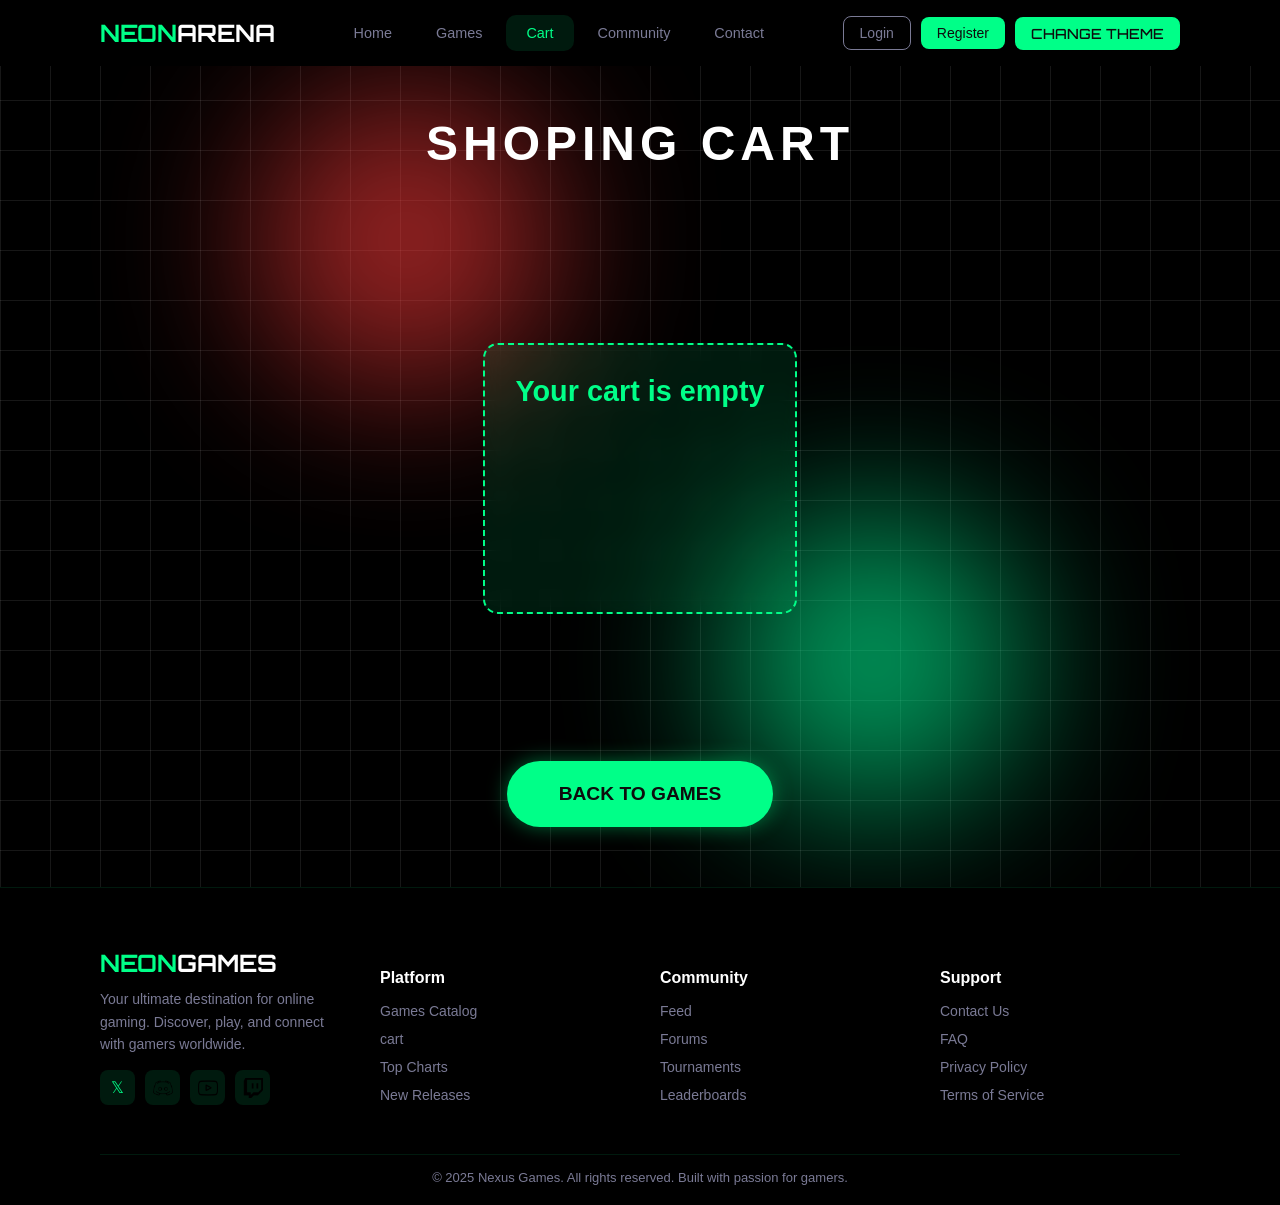
<file: cart.html>
<!doctype html>
<html lang="en">
  <head>
    <meta charset="UTF-8" />
    <meta name="viewport" content="width=device-width, initial-scale=1.0" />
    <title>Neon Arena — Your Ultimate Gaming Platform</title>
    <link rel="preconnect" href="https://fonts.googleapis.com" />
    <link
      href="https://fonts.googleapis.com/css2?family=Exo+2:wght@300;400;500;600;700&family=Orbitron:wght@400;500;600;700;800;900&display=swap"
      rel="stylesheet"
    />

    <link rel="preconnect" href="https://fonts.googleapis.com">
<link rel="preconnect" href="https://fonts.gstatic.com" crossorigin>
<link href="https://fonts.googleapis.com/css2?family=Orbitron:wght@400..900&display=swap" rel="stylesheet">

<meta name="viewport" content="width=device-width, initial-scale=1.0">

    <link rel="stylesheet" href="style.css" />
  </head>
  <body>
    <!-- Grid Background -->
    <div class="grid-bg"></div>
    <div class="blob red"></div>
    <div class="blob green"></div>
    <!-- === NAVBAR === -->
    <nav class="navbar">
      <div class="nav-inner">
        <a href="index.html" class="nav-logo">NEON<span>ARENA</span></a>
        </div>
        <div class="nav-links">
          <a href="index.html">Home</a>
          <a href="games.html">Games</a>
          <a href="cart.html" class="active">Cart</a>
          <a href="community.html">Community</a>
          <a href="contact.html">Contact</a>
        </div>
        <div class="nav-actions">
            <a href="login.html" class="btn-login">Login</a>
            <a href="register.html" class="btn-register">Register</a>
            <button class="btn-register" id="theme-toggle">Change theme</button>
          </div>
          
 <div
          id="user-profile"
          style="display: none; align-items: center; gap: 15px"
        >
          <span style="color: white"
            >Hello,
            <span
              id="display-username"
              style="color: #00ff88; font-weight: bold"
            ></span
          ></span>
          <button
            id="logout-btn"
            class="btn-register"
            style="
              background: transparent;
              border: 1px solid #ff4b4b;
              color: #ff4b4b;
            "
          >
            Logout
          </button>
        </div>

    </nav>

<h1> shoping cart</h1>
<div id="cart-container"> </div>
<br>
<a href="games.html" class="back-link"> back to games</a>



    <!-- === FOOTER === -->
    <footer class="footer">
      <div class="container">
        <div class="footer-grid">
          <div class="footer-brand">
            <a href="index.html" class="nav-logo">NEON<span>GAMES</span></a>
            <p class="footer-desc">
              Your ultimate destination for online gaming. Discover, play, and
              connect with gamers worldwide.
            </p>
            <div class="footer-social">
              <a href="#" title="Twitter">&#120143;</a>
              <a href="#" title="Discord"><img src="img\logo.png"/></a>
              <a href="#" title="YouTube"><img src="img\youtube (1).png"/></a>
              <a href="#" title="Twitch"><img src="img\twitch.png"/></a>
            </div>
          </div>
          <div>
            <h4 class="footer-title">Platform</h4>
            <ul class="footer-links">
              <li><a href="catalog.html">Games Catalog</a></li>
              <li><a href="cart.html">cart</a></li>
              <li><a href="#">Top Charts</a></li>
              <li><a href="#">New Releases</a></li>
            </ul>
          </div>
          <div>
            <h4 class="footer-title">Community</h4>
            <ul class="footer-links">
              <li><a href="community.html">Feed</a></li>
              <li><a href="#">Forums</a></li>
              <li><a href="#">Tournaments</a></li>
              <li><a href="#">Leaderboards</a></li>
            </ul>
          </div>
          <div>
            <h4 class="footer-title">Support</h4>
            <ul class="footer-links">
              <li><a href="contact.html">Contact Us</a></li>
              <li><a href="#">FAQ</a></li>
              <li><a href="#">Privacy Policy</a></li>
              <li><a href="#">Terms of Service</a></li>
            </ul>
          </div>
        </div>
        <div class="footer-bottom">
          &copy; 2025 Nexus Games. All rights reserved. Built with passion for
          gamers.
        </div>
      </div>
    </footer>

    <script src="script.js"></script>
  </body>
</html>
</file>
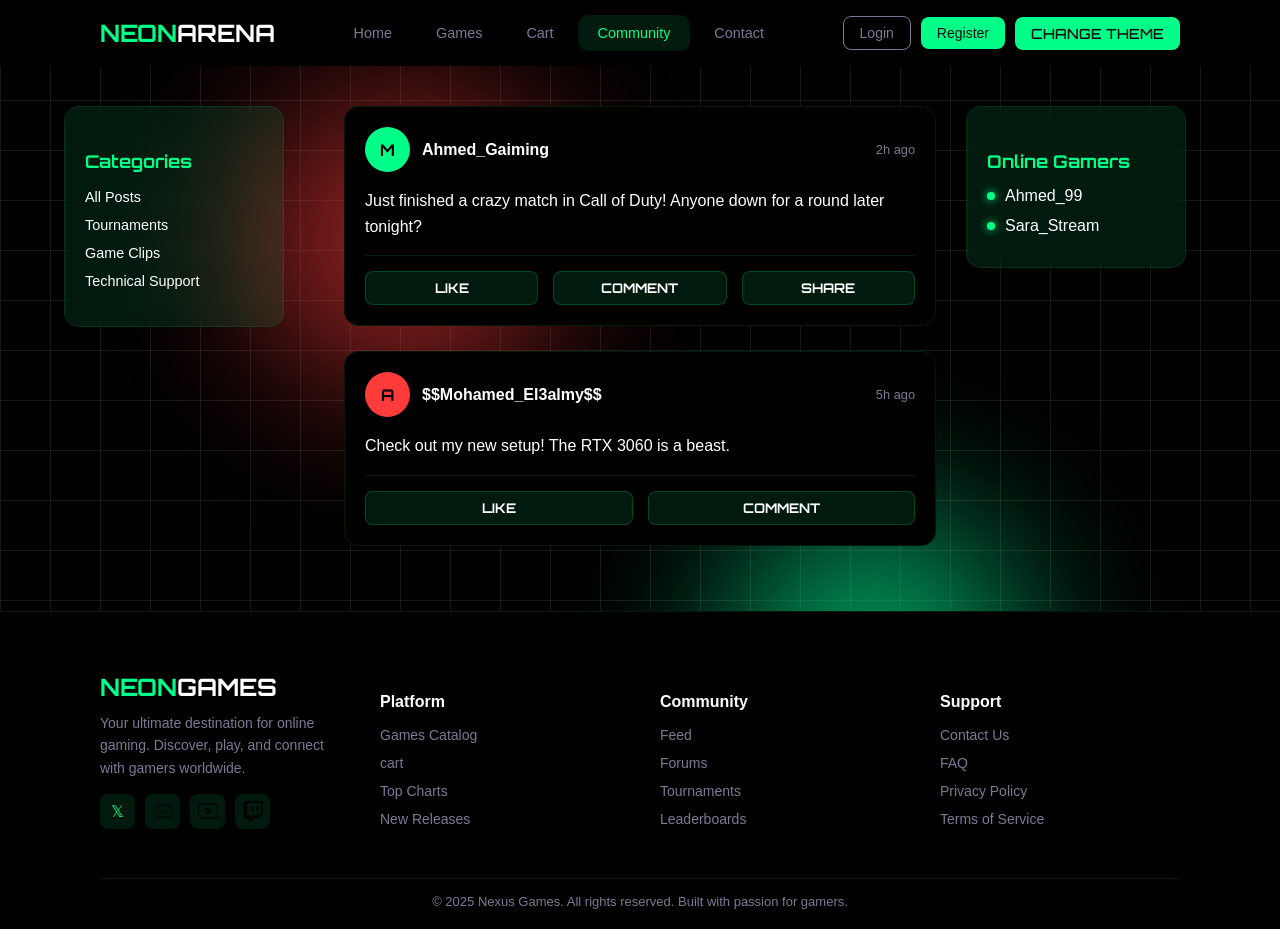
<file: community.html>
<!doctype html>
<html lang="en">
  <head>
    <meta charset="UTF-8" />
    <meta name="viewport" content="width=device-width, initial-scale=1.0" />
    <title>Neon Arena — Your Ultimate Gaming Platform</title>
    <link rel="preconnect" href="https://fonts.googleapis.com" />
    <link
      href="https://fonts.googleapis.com/css2?family=Exo+2:wght@300;400;500;600;700&family=Orbitron:wght@400;500;600;700;800;900&display=swap"
      rel="stylesheet"
    />

    <link rel="preconnect" href="https://fonts.googleapis.com">
<link rel="preconnect" href="https://fonts.gstatic.com" crossorigin>
<link href="https://fonts.googleapis.com/css2?family=Orbitron:wght@400..900&display=swap" rel="stylesheet">

<meta name="viewport" content="width=device-width, initial-scale=1.0">

    <link rel="stylesheet" href="style.css" />
  </head>
  <body>
    <!-- Grid Background -->
    <div class="grid-bg"></div>
    <div class="blob red"></div>
    <div class="blob green"></div>
    <!-- === NAVBAR === -->
    <nav class="navbar">
      <div class="nav-inner">
        <a href="index.html" class="nav-logo">NEON<span>ARENA</span></a>
        </div>
        <div class="nav-links">
          <a href="index.html">Home</a>
          <a href="games.html">Games</a>
          <a href="cart..html">Cart</a>
          <a href="community.html" class="active">Community</a>
          <a href="contact.html">Contact</a>
        </div>
        <div class="nav-actions">
            <a href="login.html" class="btn-login">Login</a>
            <a href="register.html" class="btn-register">Register</a>
            <button class="btn-register" id="theme-toggle">Change theme</button>
          </div>

<div
          id="user-profile"
          style="display: none; align-items: center; gap: 15px"
        >
          <span style="color: white"
            >Hello,
            <span
              id="display-username"
              style="color: #00ff88; font-weight: bold"
            ></span
          ></span>
          <button
            id="logout-btn"
            class="btn-register"
            style="
              background: transparent;
              border: 1px solid #ff4b4b;
              color: #ff4b4b;
            "
          >
            Logout
          </button>
        </div>

    </nav>



  <!-- === COMMUNITY CONTENT === -->
  <main class="community-container">
    <aside class="community-sidebar">
      <h4 class="sidebar-title">Categories</h4>
      <ul class="sidebar-links">
        <li><a href="#" class="active">All Posts</a></li>
        <li><a href="#">Tournaments</a></li>
        <li><a href="#">Game Clips</a></li>
        <li><a href="#">Technical Support</a></li>
      </ul>
    </aside>

    <section class="community-feed">

      <div class="post-card">
        <div class="post-header">
          <div class="user-info">
            <div class="user-avatar">M</div>
            <span class="username">Ahmed_Gaiming</span>
          </div>
          <span class="post-time">2h ago</span>
        </div>
        <div class="post-content">
          <p>Just finished a crazy match in Call of Duty! Anyone down for a round later tonight?</p>
        </div>
        <div class="post-actions">
          <button class="action-btn">Like</button>
          <button class="action-btn">Comment</button>
          <button class="action-btn">Share</button>
        </div>
      </div>

      <div class="post-card">
        <div class="post-header">
          <div class="user-info">
            <div class="user-avatar" style="background: #ff3b3b;">A</div>
            <span class="username">$$Mohamed_El3almy$$</span>
          </div>
          <span class="post-time">5h ago</span>
        </div>
        <div class="post-content">
          <p>Check out my new setup! The RTX 3060 is a beast.</p>
        </div>
        <div class="post-actions">
          <button class="action-btn">Like</button>
          <button class="action-btn">Comment</button>
        </div>
      </div>
    </section>

    <aside class="online-players">
      <h4 class="sidebar-title">Online Gamers</h4>
      <div class="player-list">
        <div class="player">
          <span class="status-dot"></span> Ahmed_99
        </div>
        <div class="player">
          <span class="status-dot"></span> Sara_Stream
        </div>
      </div>
    </aside>
  </main>




  <!-- === FOOTER === -->
    <footer class="footer">
      <div class="container">
        <div class="footer-grid">
          <div class="footer-brand">
            <a href="index.html" class="nav-logo">NEON<span>GAMES</span></a>
            <p class="footer-desc">
              Your ultimate destination for online gaming. Discover, play, and
              connect with gamers worldwide.
            </p>
            <div class="footer-social">
              <a href="#" title="Twitter">&#120143;</a>
              <a href="#" title="Discord"><img src="img\logo.png"/></a>
              <a href="#" title="YouTube"><img src="img\youtube (1).png"/></a>
              <a href="#" title="Twitch"><img src="img\twitch.png"/></a>
            </div>
          </div>
          <div>
            <h4 class="footer-title">Platform</h4>
            <ul class="footer-links">
              <li><a href="catalog.html">Games Catalog</a></li>
              <li><a href="cart.html">cart</a></li>
              <li><a href="#">Top Charts</a></li>
              <li><a href="#">New Releases</a></li>
            </ul>
          </div>
          <div>
            <h4 class="footer-title">Community</h4>
            <ul class="footer-links">
              <li><a href="community.html">Feed</a></li>
              <li><a href="#">Forums</a></li>
              <li><a href="#">Tournaments</a></li>
              <li><a href="#">Leaderboards</a></li>
            </ul>
          </div>
          <div>
            <h4 class="footer-title">Support</h4>
            <ul class="footer-links">
              <li><a href="contact.html">Contact Us</a></li>
              <li><a href="#">FAQ</a></li>
              <li><a href="#">Privacy Policy</a></li>
              <li><a href="#">Terms of Service</a></li>
            </ul>
          </div>
        </div>
        <div class="footer-bottom">
          &copy; 2025 Nexus Games. All rights reserved. Built with passion for
          gamers.
        </div>
      </div>
    </footer>

    <script src="script.js"></script>
  </body>
</html>
</file>
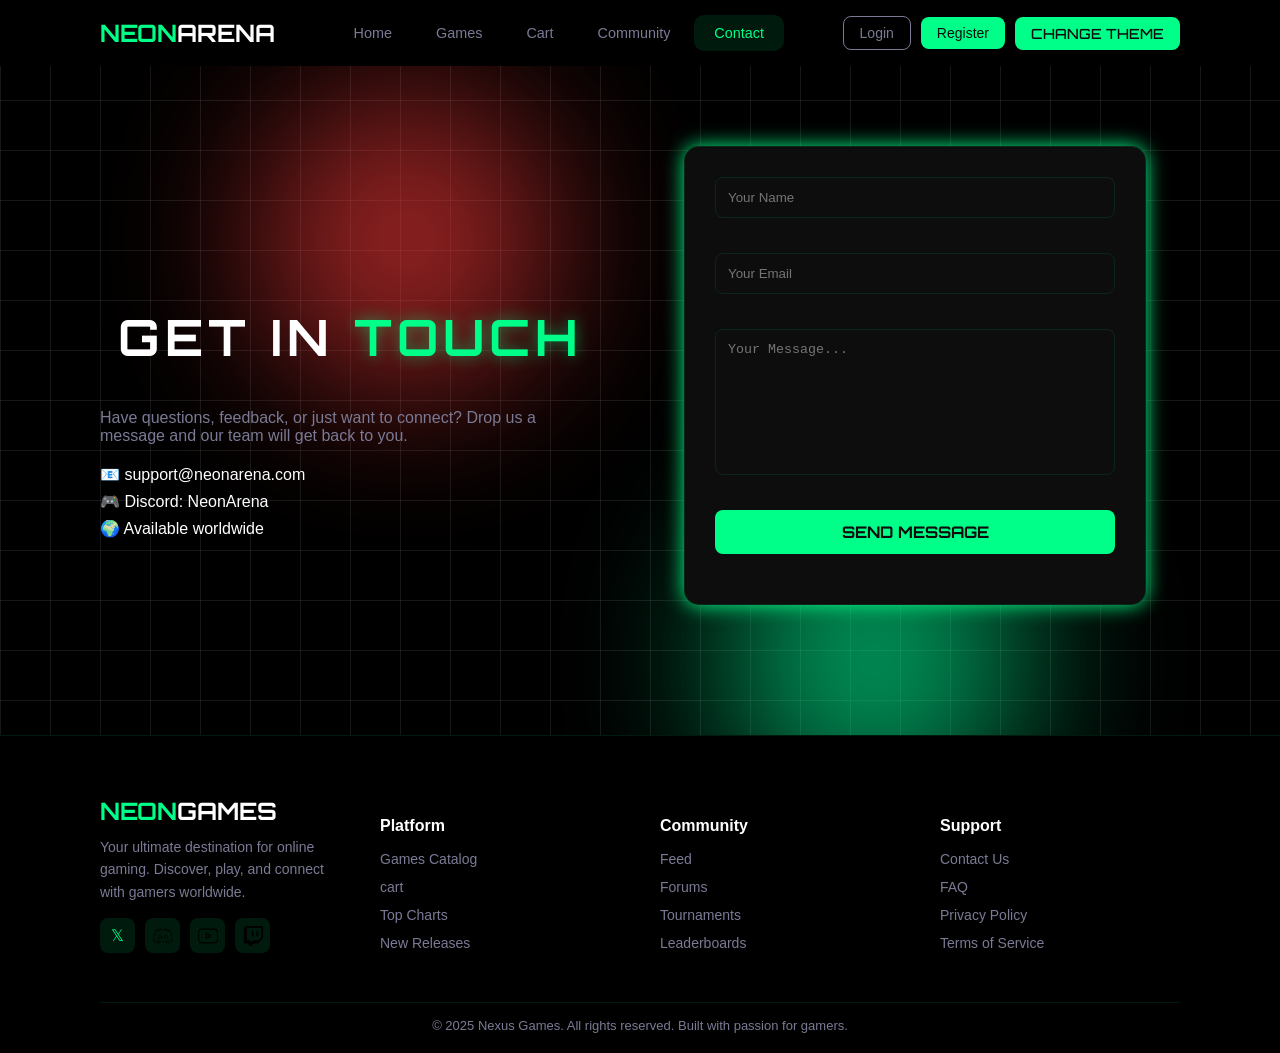
<file: contact.html>
<!doctype html>
<html lang="en">
  <head>
    <meta charset="UTF-8" />
    <meta name="viewport" content="width=device-width, initial-scale=1.0" />
    <title>Neon Arena — Your Ultimate Gaming Platform</title>
    <link rel="preconnect" href="https://fonts.googleapis.com" />
    <link
      href="https://fonts.googleapis.com/css2?family=Exo+2:wght@300;400;500;600;700&family=Orbitron:wght@400;500;600;700;800;900&display=swap"
      rel="stylesheet"
    />

    <link rel="preconnect" href="https://fonts.googleapis.com">
<link rel="preconnect" href="https://fonts.gstatic.com" crossorigin>
<link href="https://fonts.googleapis.com/css2?family=Orbitron:wght@400..900&display=swap" rel="stylesheet">

<meta name="viewport" content="width=device-width, initial-scale=1.0">

    <link rel="stylesheet" href="style.css" />
  </head>
  <body>
    <!-- Grid Background -->
    <div class="grid-bg"></div>
    <div class="blob red"></div>
    <div class="blob green"></div>
    <!-- === NAVBAR === -->
    <nav class="navbar">
      <div class="nav-inner">
        <a href="index.html" class="nav-logo">NEON<span>ARENA</span></a>
        </div>
        <div class="nav-links">
          <a href="index.html">Home</a>
          <a href="games.html">Games</a>
          <a href="cart..html">Cart</a>
          <a href="community.html">Community</a>
          <a href="contact.html" class="active">Contact</a>
        </div>
        <div class="nav-actions">
            <a href="login.html" class="btn-login">Login</a>
            <a href="register.html" class="btn-register">Register</a>
            <button class="btn-register" id="theme-toggle">Change theme</button>
          </div>

<div
          id="user-profile"
          style="display: none; align-items: center; gap: 15px"
        >
          <span style="color: white"
            >Hello,
            <span
              id="display-username"
              style="color: #00ff88; font-weight: bold"
            ></span
          ></span>
          <button
            id="logout-btn"
            class="btn-register"
            style="
              background: transparent;
              border: 1px solid #ff4b4b;
              color: #ff4b4b;
            "
          >
            Logout
          </button>
        </div>

    </nav>


  <!-- CONTACT SECTION -->
  <section class="contact-section">
    <div class="contact-container">

      <div class="contact-text">
        <h1>Get In <span>Touch</span></h1>
        <p>
          Have questions, feedback, or just want to connect?  
          Drop us a message and our team will get back to you.
        </p>

        <div class="contact-info">
          <p>📧 support@neonarena.com</p>
          <p>🎮 Discord: NeonArena</p>
          <p>🌍 Available worldwide</p>
        </div>
      </div>

      <form class="contact-form" id="contactForm">
        <input type="text" placeholder="Your Name" required />
        <input type="email" placeholder="Your Email" required />
        <textarea placeholder="Your Message..." required></textarea>

        <button type="submit" class="btn-explore">Send Message</button>
      </form>

    </div>
  </section>

<!-- === FOOTER === -->
    <footer class="footer">
      <div class="container">
        <div class="footer-grid">
          <div class="footer-brand">
            <a href="index.html" class="nav-logo">NEON<span>GAMES</span></a>
            <p class="footer-desc">
              Your ultimate destination for online gaming. Discover, play, and
              connect with gamers worldwide.
            </p>
            <div class="footer-social">
              <a href="#" title="Twitter">&#120143;</a>
              <a href="#" title="Discord"><img src="img\logo.png"/></a>
              <a href="#" title="YouTube"><img src="img\youtube (1).png"/></a>
              <a href="#" title="Twitch"><img src="img\twitch.png"/></a>
            </div>
          </div>
          <div>
            <h4 class="footer-title">Platform</h4>
            <ul class="footer-links">
              <li><a href="catalog.html">Games Catalog</a></li>
              <li><a href="cart.html">cart</a></li>
              <li><a href="#">Top Charts</a></li>
              <li><a href="#">New Releases</a></li>
            </ul>
          </div>
          <div>
            <h4 class="footer-title">Community</h4>
            <ul class="footer-links">
              <li><a href="community.html">Feed</a></li>
              <li><a href="#">Forums</a></li>
              <li><a href="#">Tournaments</a></li>
              <li><a href="#">Leaderboards</a></li>
            </ul>
          </div>
          <div>
            <h4 class="footer-title">Support</h4>
            <ul class="footer-links">
              <li><a href="contact.html">Contact Us</a></li>
              <li><a href="#">FAQ</a></li>
              <li><a href="#">Privacy Policy</a></li>
              <li><a href="#">Terms of Service</a></li>
            </ul>
          </div>
        </div>
        <div class="footer-bottom">
          &copy; 2025 Nexus Games. All rights reserved. Built with passion for
          gamers.
        </div>
      </div>
    </footer>

    <script src="script.js"></script>
  </body>
</html>
</file>
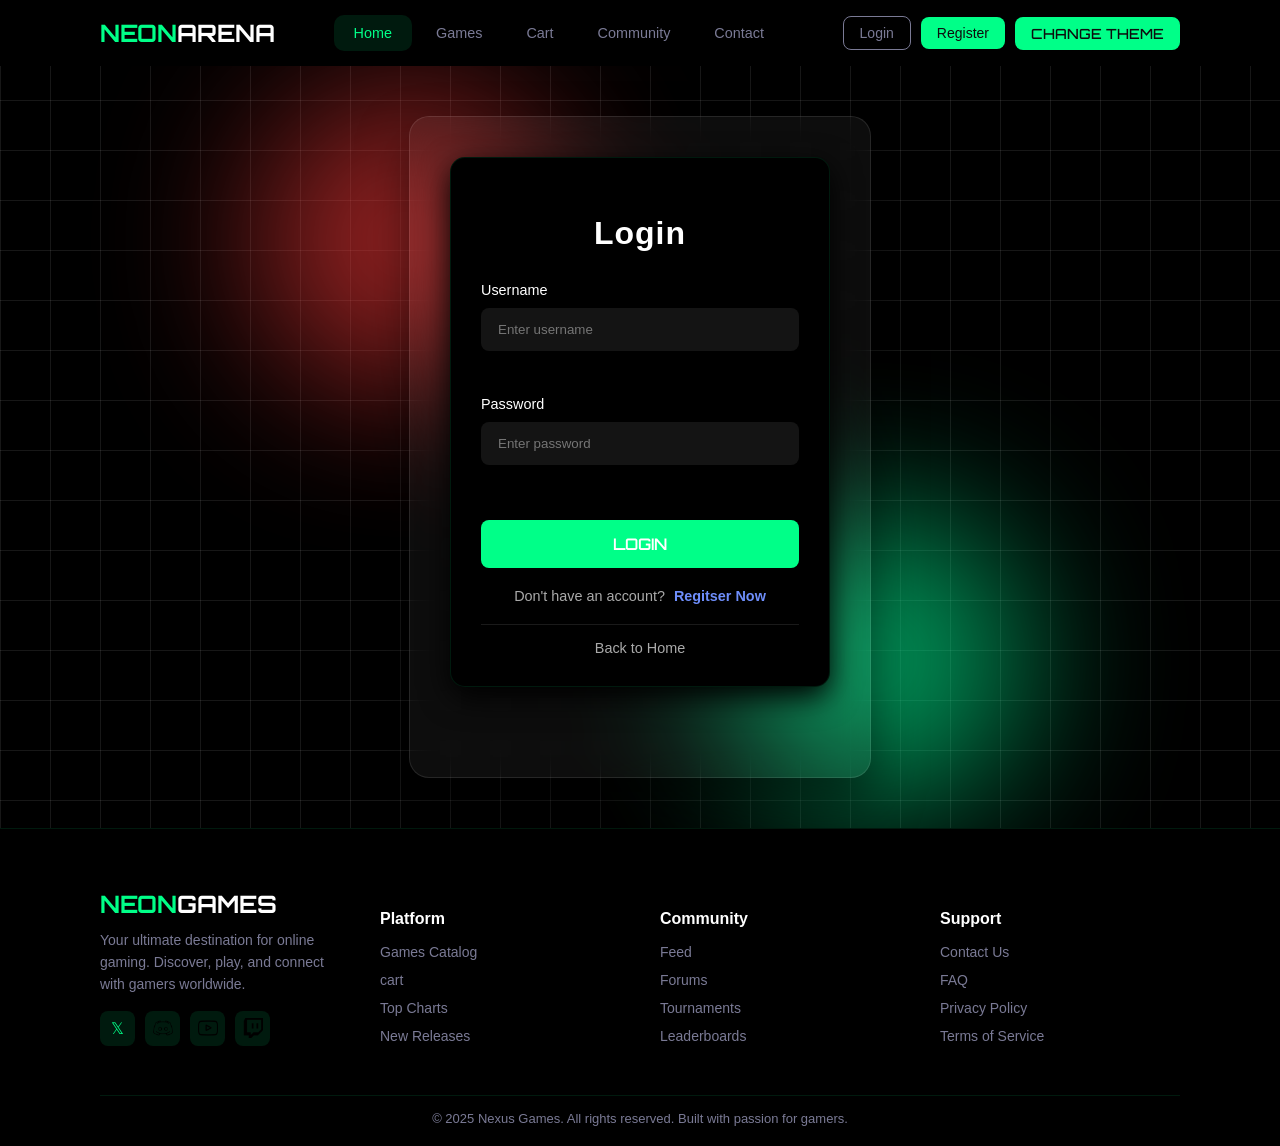
<file: login.html>
<!doctype html>
<html lang="en">
  <head>
    <meta charset="UTF-8" />
    <meta name="viewport" content="width=device-width, initial-scale=1.0" />
    <title>Neon Arena — Your Ultimate Gaming Platform</title>
    <link rel="preconnect" href="https://fonts.googleapis.com" />
    <link
      href="https://fonts.googleapis.com/css2?family=Exo+2:wght@300;400;500;600;700&family=Orbitron:wght@400;500;600;700;800;900&display=swap"
      rel="stylesheet"
    />

    <link rel="preconnect" href="https://fonts.googleapis.com">
<link rel="preconnect" href="https://fonts.gstatic.com" crossorigin>
<link href="https://fonts.googleapis.com/css2?family=Orbitron:wght@400..900&display=swap" rel="stylesheet">

<meta name="viewport" content="width=device-width, initial-scale=1.0">

    <link rel="stylesheet" href="style.css" />
  </head>
  <body>
    <!-- Grid Background -->
    <div class="grid-bg"></div>
    <div class="blob red"></div>
    <div class="blob green"></div>
    <!-- === NAVBAR === -->
    <nav class="navbar">
      <div class="nav-inner">
        <a href="index.html" class="nav-logo">NEON<span>ARENA</span></a>
        </div>
        <div class="nav-links">
          <a href="index.html" class="active">Home</a>
          <a href="games.html">Games</a>
          <a href="cart.html">Cart</a>
          <a href="community.html">Community</a>
          <a href="contact.html">Contact</a>
        </div>
        <div class="nav-actions">
            <a href="login.html" class="btn-login">Login</a>
            <a href="register.html" class="btn-register">Register</a>
            <button class="btn-register" id="theme-toggle">Change theme</button>
          </div>
          
 <div
          id="user-profile"
          style="display: none; align-items: center; gap: 15px"
        >
          <span style="color: white"
            >Hello,
            <span
              id="display-username"
              style="color: #00ff88; font-weight: bold"
            ></span
          ></span>
          <button
            id="logout-btn"
            class="btn-register"
            style="
              background: transparent;
              border: 1px solid #ff4b4b;
              color: #ff4b4b;
            "
          >
            Logout
          </button>
        </div>

    </nav>


    <div class="login-container">
        <form id="loginForm" class="login-form">
            <h2>Login</h2>
            <div class="input-group">
                <label for="username">Username</label>
                <input type="text" id="username" required placeholder="Enter username">
            </div>
            <div class="input-group">
                <label for="password">Password</label>
                <input type="password" id="password" required placeholder="Enter password">
            </div>
            <button type="submit" class="login-btn">Login</button>
            <p class="message">Don't have an account? <a href="register.html">Regitser Now</a></p>
            <a href="games.html" class="back-home">Back to Home</a>
        </form>
    </div>

        <!-- === FOOTER === -->
    <footer class="footer">
      <div class="container">
        <div class="footer-grid">
          <div class="footer-brand">
            <a href="index.html" class="nav-logo">NEON<span>GAMES</span></a>
            <p class="footer-desc">
              Your ultimate destination for online gaming. Discover, play, and
              connect with gamers worldwide.
            </p>
            <div class="footer-social">
              <a href="#" title="Twitter">&#120143;</a>
              <a href="#" title="Discord"><img src="img\logo.png"/></a>
              <a href="#" title="YouTube"><img src="img\youtube (1).png"/></a>
              <a href="#" title="Twitch"><img src="img\twitch.png"/></a>
            </div>
          </div>
          <div>
            <h4 class="footer-title">Platform</h4>
            <ul class="footer-links">
              <li><a href="catalog.html">Games Catalog</a></li>
              <li><a href="cart.html">cart</a></li>
              <li><a href="#">Top Charts</a></li>
              <li><a href="#">New Releases</a></li>
            </ul>
          </div>
          <div>
            <h4 class="footer-title">Community</h4>
            <ul class="footer-links">
              <li><a href="community.html">Feed</a></li>
              <li><a href="#">Forums</a></li>
              <li><a href="#">Tournaments</a></li>
              <li><a href="#">Leaderboards</a></li>
            </ul>
          </div>
          <div>
            <h4 class="footer-title">Support</h4>
            <ul class="footer-links">
              <li><a href="contact.html">Contact Us</a></li>
              <li><a href="#">FAQ</a></li>
              <li><a href="#">Privacy Policy</a></li>
              <li><a href="#">Terms of Service</a></li>
            </ul>
          </div>
        </div>
        <div class="footer-bottom">
          &copy; 2025 Nexus Games. All rights reserved. Built with passion for
          gamers.
        </div>
      </div>
    </footer>

    <script src="script.js"></script>
  </body>
</html>

</body>
</html>
</file>
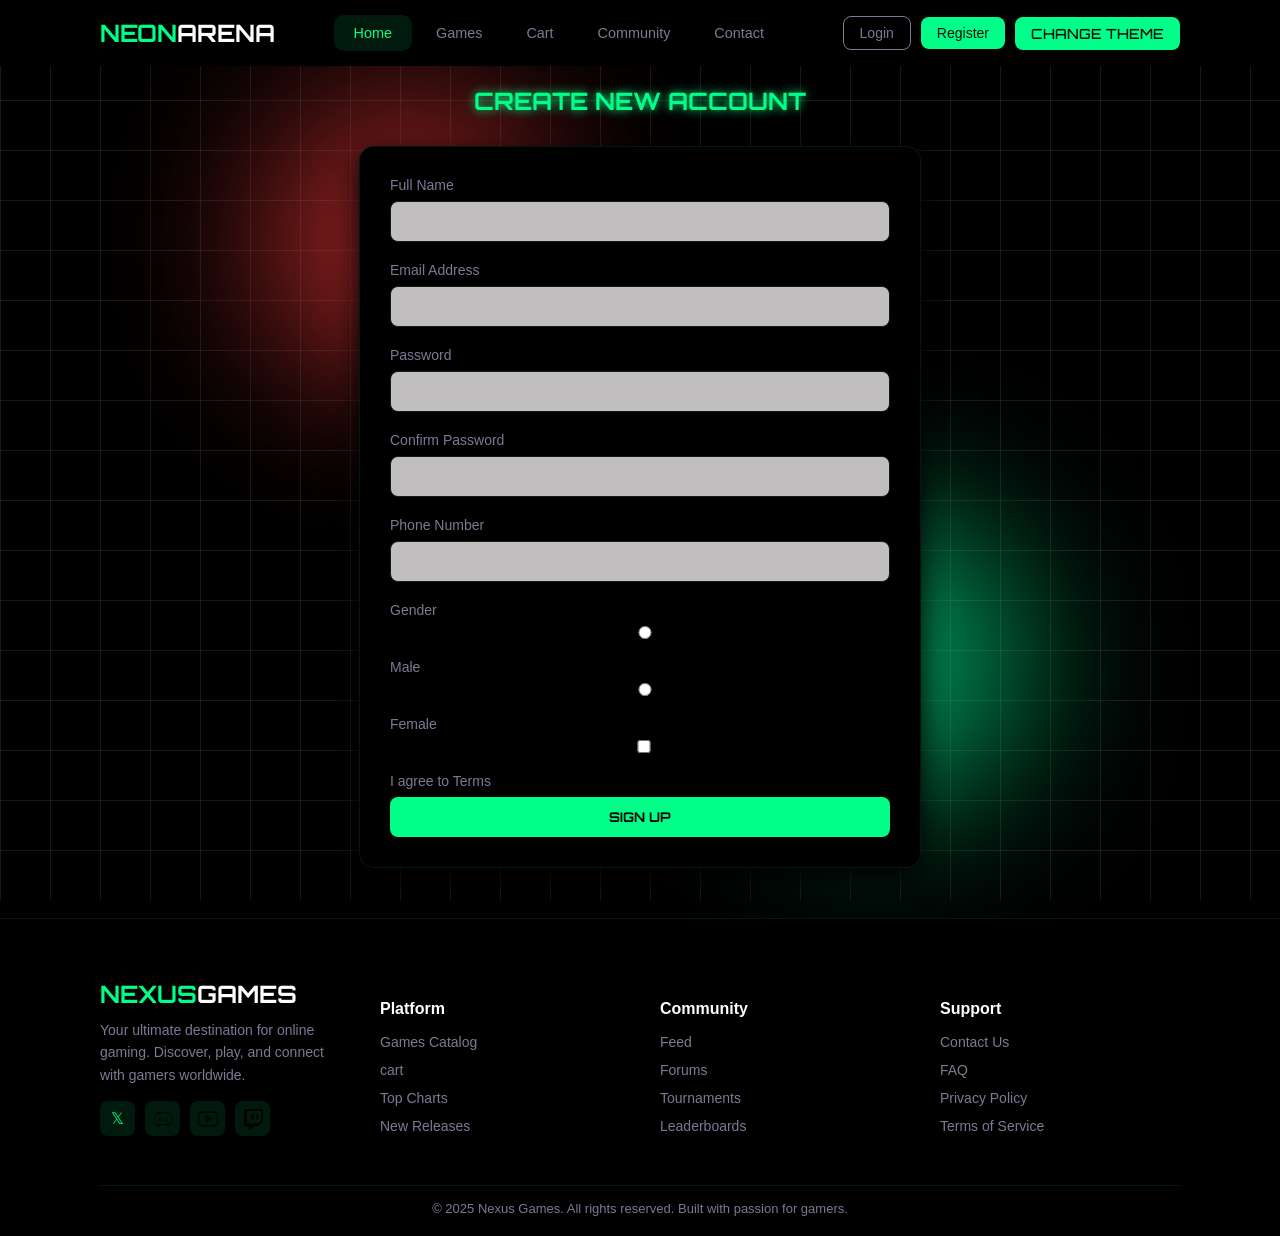
<file: register.html>
<!doctype html>
<html lang="en">
  <head>
    <meta charset="UTF-8" />
    <meta name="viewport" content="width=device-width, initial-scale=1.0" />
    <title>Neon Arena — Your Ultimate Gaming Platform</title>
    <link rel="preconnect" href="https://fonts.googleapis.com" />
    <link
      href="https://fonts.googleapis.com/css2?family=Exo+2:wght@300;400;500;600;700&family=Orbitron:wght@400;500;600;700;800;900&display=swap"
      rel="stylesheet"
    />

    <link rel="preconnect" href="https://fonts.googleapis.com">
<link rel="preconnect" href="https://fonts.gstatic.com" crossorigin>
<link href="https://fonts.googleapis.com/css2?family=Orbitron:wght@400..900&display=swap" rel="stylesheet">

<meta name="viewport" content="width=device-width, initial-scale=1.0">

    <link rel="stylesheet" href="style.css" />
  </head>
  <body>
    <!-- Grid Background -->
    <div class="grid-bg"></div>
    <div class="blob red"></div>
    <div class="blob green"></div>
    <!-- === NAVBAR === -->
    <nav class="navbar">
      <div class="nav-inner">
        <a href="index.html" class="nav-logo">NEON<span>ARENA</span></a>
        </div>
        <div class="nav-links">
          <a href="index.html" class="active">Home</a>
          <a href="games.html">Games</a>
          <a href="cart.html">Cart</a>
          <a href="community.html">Community</a>
          <a href="contact.html">Contact</a>
        </div>
        <div class="nav-actions">
            <a href="login.html" class="btn-login">Login</a>
            <a href="register.html" class="btn-register">Register</a>
            <button class="btn-register" id="theme-toggle">Change theme</button>
          </div>

<div
          id="user-profile"
          style="display: none; align-items: center; gap: 15px"
        >
          <span style="color: white"
            >Hello,
            <span
              id="display-username"
              style="color: #00ff88; font-weight: bold"
            ></span
          ></span>
          <button
            id="logout-btn"
            class="btn-register"
            style="
              background: transparent;
              border: 1px solid #ff4b4b;
              color: #ff4b4b;
            "
          >
            Logout
          </button>
        </div>

    </nav>
    

<!--register-->

   <section class="register-section">
    <div>
      <div>
      <h2>Create New Account</h2>
</div>
      <form class="register-form">
        <label>Full Name</label>
        <input type="text" name="name" required />

        <label>Email Address</label>
        <input type="email" name="email" required />

        <label>Password</label>
        <input type="password" name="pass" required />

        <label>Confirm Password</label>
        <input type="password" name="confirm" required />

        <label>Phone Number</label>
        <input type="tel" name="phone" />
        <label>Gender</label>
        <div class="radio-group">
          <label><input type="radio" name="gender" value="male" /> Male</label>
          <label
            ><input type="radio" name="gender" value="female" /> Female</label
          >
        </div>

        <label class="terms">
          <input type="checkbox" required />
          I agree to Terms
        </label>

        <button type="submit">Sign Up</button>
      </form>
      </div>
   </section>

     <!-- === FOOTER === -->
    <footer class="footer">
      <div class="container">
        <div class="footer-grid">
          <div class="footer-brand">
            <a href="index.html" class="nav-logo">NEXUS<span>GAMES</span></a>
            <p class="footer-desc">
              Your ultimate destination for online gaming. Discover, play, and
              connect with gamers worldwide.
            </p>
            <div class="footer-social">
              <a href="#" title="Twitter">&#120143;</a>
              <a href="#" title="Discord"><img src="img\logo.png"/></a>
              <a href="#" title="YouTube"><img src="img\youtube (1).png"/></a>
              <a href="#" title="Twitch"><img src="img\twitch.png"/></a>
            </div>
          </div>
          <div>
            <h4 class="footer-title">Platform</h4>
            <ul class="footer-links">
              <li><a href="catalog.html">Games Catalog</a></li>
              <li><a href="cart.html">cart</a></li>
              <li><a href="#">Top Charts</a></li>
              <li><a href="#">New Releases</a></li>
            </ul>
          </div>
          <div>
            <h4 class="footer-title">Community</h4>
            <ul class="footer-links">
              <li><a href="community.html">Feed</a></li>
              <li><a href="#">Forums</a></li>
              <li><a href="#">Tournaments</a></li>
              <li><a href="#">Leaderboards</a></li>
            </ul>
          </div>
          <div>
            <h4 class="footer-title">Support</h4>
            <ul class="footer-links">
              <li><a href="contact.html">Contact Us</a></li>
              <li><a href="#">FAQ</a></li>
              <li><a href="#">Privacy Policy</a></li>
              <li><a href="#">Terms of Service</a></li>
            </ul>
          </div>
        </div>
        <div class="footer-bottom">
          &copy; 2025 Nexus Games. All rights reserved. Built with passion for
          gamers.
        </div>
      </div>
    </footer>

    <script src="script.js"></script>
  </body>
</html>
</file>
<file: style.css>
:root {
  --bg: #000000;
  --text: #ffffff;
  --card-bg: #0d0d0d;
  --secondary-text: #7a7a95;
  --primary: #00ff88;
  --border: rgba(0, 255, 136, 0.1);
  --input-bg: #1a1a1a;
  --input-text: #ffffff;
  --grid-color: rgba(255, 255, 255, 0.05);
}

.light-theme {
  --bg: #ffffff;
  --text: #000000;
  --card-bg: #f5f5f5;
  --secondary-text: #555555;
  --primary: #00b868;
  --border: rgba(0, 0, 0, 0.1);
  --input-bg: #f0f0f0;
  --input-text: #333333;
  --grid-color: rgba(0, 0, 0, 0.05);
}

body {
  font-family: "Segoe UI", Tahoma, Geneva, Verdana, sans-serif;
  background-color: var(--bg);
  color: var(--text);
  margin: 0;
  padding: 0;
  overflow-x: hidden;
}

.grid-bg {
  position: fixed;
  top: 0;
  left: 0;
  width: 100%;
  height: 100%;
  background-image:
    linear-gradient(rgba(255, 255, 255, 0.09) 1px, transparent 1px),
    linear-gradient(90deg, rgba(255, 255, 255, 0.09) 1px, transparent 1px);
  background-size: 50px 50px;
  z-index: -1;
}

.blob {
  position: absolute;
  width: 300px;
  height: 300px;
  border-radius: 50%;
  filter: blur(80px);
  opacity: 0.6;
  z-index: -1;
}

.red {
  background: #ff3b3b;
  top: 10%;
  left: 20%;
}

.green {
  background: #00ff99;
  bottom: 10%;
  right: 20%;
}

/* Navbar */
.navbar {
  display: flex;
  justify-content: space-between;
  align-items: center;
  padding: 15px 100px;
  background-color: var(--bg);
}

.nav-inner {
  display: flex;
  justify-content: space-between;
  align-items: center;
}

.nav-logo {
  font-size: 24px;
  color: var(--primary);
  font-weight: bold;
  text-decoration: none;
  font-family: "Orbitron", sans-serif;
}

.nav-logo span {
  color: var(--text);
}

.nav-links {
  display: flex;
  align-items: center;
  gap: 4px;
}

.nav-links a {
  text-decoration: none;
  color: var(--secondary-text);
  font-size: 14.4px;
  font-weight: 500;
  padding: 10px 20px;
  border-radius: 10px;
}

.nav-links a:hover,
.nav-links a.active {
  color: var(--primary);
  background-color: var(--border);
  transition: all 0.3s ease;
}

.nav-actions {
  display: flex;
  align-items: center;
  gap: 10px;
}

.btn-login,
.btn-register {
  padding: 8px 16px;
  border-radius: 8px;
  text-decoration: none;
  font-size: 14px;
  font-weight: 500;
  transition: all 0.3s ease;
  outline: none;
  border-style: none;
}

.btn-login {
  color: var(--secondary-text);
  border: 1px solid var(--secondary-text);
}

.btn-login:hover {
  color: var(--primary);
  border: 1px solid var(--primary);
}

.btn-register {
  color: var(--card-bg);
  background-color: var(--primary);
}

.btn-register:hover {
  color: rgba(137, 255, 200, 0.8);
  transform: translateY(-2px);
  box-shadow: 0 0 20px var(--primary);
}

/* Hero */
.hero {
  padding: 50px 100px;
  display: flex;
  align-items: center;
  justify-content: space-between;
}

.hero-badge {
  display: inline-flex;
  align-items: center;
  gap: 0.5rem;
  padding: 8px 16px;
  border-radius: 50px;
  font-size: 0.8rem;
  font-weight: 600;
  background: var(--border);
  border: 1px solid var(--border);
  color: var(--primary);
  margin-bottom: 1.5rem;
}

.hero-badge .dot {
  width: 8px;
  height: 8px;
  border-radius: 50%;
  background: var(--primary);
  animation: pulse 2s infinite;
}

@keyframes pulse {
  0%,
  100% {
    opacity: 1;
  }
  50% {
    opacity: 0.3;
  }
}

.hero-content {
  position: relative;
  z-index: 2;
  max-width: 650px;
}

.hero-content h1 {
  font-family: "Orbitron", sans-serif;
  font-size: 70px;
  color: var(--text);
}

.hero-gradient-text {
  font-weight: bold;
  background: linear-gradient(90deg, #ff3b3b, #00ff88, #00ccff, #ffd700);
  background-clip: text;
  -webkit-text-fill-color: transparent;
}

.hero-content p {
  color: var(--secondary-text);
  font-size: 15px;
}

.btn-explore {
  display: inline-block;
  margin-top: 20px;
  margin-bottom: 20px;
  padding: 12px 24px;
  background-color: var(--primary);
  color: var(--card-bg);
  font-size: 16px;
  font-weight: bold;
  border-radius: 8px;
  text-decoration: none;
  transition: all 0.3s ease;
}

.btn-explore:hover {
  color: rgba(137, 255, 200, 0.8);
  transform: translateY(-2px);
  box-shadow: 0 0 20px var(--primary);
}

.hero-stats {
  display: flex;
  align-items: center;
  gap: 40px;
}

.hero-stat-num {
  font-family: "Orbitron", sans-serif;
  font-size: 30px;
  color: var(--primary);
  opacity: 0;
  transform: translateY(20px);
  animation: fadeUp 1s ease forwards;
}

.hero-stat-label {
  color: #7a7a95;
  font-family: "Orbitron", sans-serif;
  font-size: 15px;
}

@keyframes fadeUp {
  to {
    opacity: 1;
    transform: translateY(0);
  }
}

.floating-img {
  width: 500px;
  border-radius: 20px;
  box-shadow: 0 0 20px #00ff88;
  overflow: hidden;
  animation: float 3s ease-in-out infinite;
  transition: box-shadow 0.3s ease;
}

.floating-img:hover {
  box-shadow: 0 0 40px #00ff88;
}

.floating-img img {
  width: 100%;
  display: block;
}

.games-description {
  display: flex;
  justify-content: space-between;
  align-items: center;
  background-color: var(--card-bg);
  padding: 10px;
}

.game-card span {
  color: var(--primary);
  font-size: 14px;
}

.game-card h2 {
  margin: 5px 0;
}

.game-card p {
  margin: 0;
  color: var(--secondary-text);
  font-size: 13px;
}

.game-rate p {
  color: #ffd700;
  font-weight: bold;
}

@keyframes float {
  0%,
  100% {
    transform: translateY(0);
  }
  50% {
    transform: translateY(-8px);
  }
}

/*contact*/
.contact-section {
  padding: 80px 100px;
}

.contact-container {
  display: flex;
  justify-content: space-between;
  gap: 50px;
  align-items: center;
}

.contact-text {
  max-width: 500px;
}

.contact-text h1 {
  font-family: "Orbitron", sans-serif;
  font-size: 50px;
}

.contact-text h1 span {
  color: var(--primary);
}

.contact-text p {
  color: var(--secondary-text);
  margin-top: 10px;
}

.contact-info {
  margin-top: 20px;
}

.contact-info p {
  margin: 8px 0;
  color: var(--text);
}

.contact-form {
  background-color: var(--card-bg);
  padding: 30px;
  border-radius: 15px;
  width: 400px;
  display: flex;
  flex-direction: column;
  gap: 15px;
  box-shadow: 0 0 20px rgba(0, 255, 136, 0.1);
  box-shadow: 0 0 20px #00ff88;
}

.contact-form input,
.contact-form textarea {
  padding: 12px;
  border-radius: 8px;
  border: 1px solid var(--border);
  background: transparent;
  color: var(--text);
  outline: none;
}

.contact-form textarea {
  resize: none;
  height: 120px;
}

.contact-form input:focus,
.contact-form textarea:focus {
  border-color: var(--primary);
  box-shadow: 0 0 10px var(--primary);
}

/*register*/

.register-section h2 {
  font-family: "Orbitron", sans-serif;
  color: var(--primary);
  text-transform: uppercase;
  text-shadow: 0 0 10px var(--primary);
  margin-bottom: 30px;
  text-align: center;
}

form {
  margin: 0 auto;
  background-color: var(--bg);
  padding: 30px;
  border-radius: 15px;
  width: 100%;
  max-width: 500px;
  border: 1px solid var(--border);
  margin-bottom: 50px;
  box-shadow: 0 10px 30px var(--bg);
}

.register-form input {
  display: flex;
  flex-direction: column;
  align-items: center;
}

label {
  display: block;
  margin-bottom: 8px;
  color: var(--secondary-text);
  font-size: 14px;
}

input {
  width: 100%;
  padding: 12px;
  margin-bottom: 20px;
  background: rgb(192, 190, 190);
  border: 1px solid var(--input-bg);
  border-radius: 8px;
  color: var(--input-text);
  outline: none;
  transition: 0.3s ease;
  box-sizing: border-box;
}

input:focus {
  border-color: var(--primary);
  background: var(--border);
  box-shadow: 0 0 10px var(--border);
}

button {
  width: 100%;
  padding: 12px;
  background-color: var(--primary);
  border: none;
  border-radius: 8px;
  color: var(--bg);
  font-family: "Orbitron", sans-serif;
  font-weight: bold;
  text-transform: uppercase;
  cursor: pointer;
  transition: 0.3s ease;
}

button:hover {
  transform: translateY(-2px);
  background-color: var(--primary);
  filter: brightness(0.9);
  box-shadow: 0 0 20px var(--primary);
}

/* --- Community Page Styles --- */

.community-container {
  display: grid;
  grid-template-columns: 250px 1fr 250px;
  gap: 30px;
  padding: 40px 5%;
  position: relative;
  z-index: 1;
}

.community-sidebar,
.online-players {
  background: var(--border);
  backdrop-filter: blur(10px);
  border: 1px solid var(--border);
  padding: 20px;
  border-radius: 15px;
  height: fit-content;
  margin-right: 30px;
}

.sidebar-title {
  color: var(--primary);
  font-family: "Orbitron", sans-serif;
  margin-bottom: 15px;
  font-size: 1.1rem;
}

.sidebar-links {
  list-style: none;
  padding: 0;
}

.sidebar-links li {
  margin-bottom: 10px;
}

.sidebar-links a {
  color: var(--text);
  text-decoration: none;
  transition: 0.3s;
  font-size: 0.9rem;
}

.sidebar-links a:hover {
  color: var(--primary);
  padding-left: 5px;
}

.post-card {
  background: var(--bg);
  border: 1px solid var(--border);
  border-radius: 15px;
  padding: 20px;
  margin-bottom: 25px;
}

.post-header {
  display: flex;
  justify-content: space-between;
  align-items: center;
  margin-bottom: 15px;
}

.user-info {
  display: flex;
  align-items: center;
  gap: 12px;
}

.user-avatar {
  width: 45px;
  height: 45px;
  background: var(--primary);
  color: var(--bg);
  border-radius: 50%;
  display: flex;
  align-items: center;
  justify-content: center;
  font-weight: bold;
  font-family: "Orbitron", sans-serif;
}

.username {
  font-weight: 600;
  color: var(--text);
}

.post-time {
  font-size: 0.8rem;
  color: var(--secondary-text);
}

.post-content p {
  line-height: 1.6;
  color: var(--text);
}

.post-actions {
  margin-top: 15px;
  padding-top: 15px;
  border-top: 1px solid var(--border);
  display: flex;
  gap: 15px;
}

.action-btn {
  background: var(--border);
  border: 1px solid rgba(0, 255, 136, 0.2);
  color: var(--text);
  padding: 8px 15px;
  border-radius: 8px;
  cursor: pointer;
  transition: 0.3s;
}

.action-btn:hover {
  background: var(--primary);
  color: var(--bg);
}

.player {
  display: flex;
  align-items: center;
  gap: 10px;
  margin-bottom: 12px;
  color: var(--text);
}

.status-dot {
  width: 8px;
  height: 8px;
  background: var(--primary);
  border-radius: 50%;
  box-shadow: 0 0 8px var(--primary);
}

@media (max-width: 800px) {
  .community-container {
    grid-template-columns: 1fr;
    padding: 20px;
  }

  .community-sidebar,
  .online-players {
    display: none;
  }
}

/*free to play*/
.theme-toggle {
  padding: 8px 16px;
  background: var(--primary);
  border: none;
  cursor: pointer;
  font-weight: bold;
  border-radius: 4px;
}

.games-grid {
  display: grid;
  grid-template-columns: repeat(auto-fit, minmax(280px, 1fr));
  gap: 30px;
  padding: 40px 5%;
}

.game-item {
  background-color: var(--card-bg);
  border: 1px solid var(--border);
  border-radius: 15px;
  overflow: hidden;
  text-align: center;
  box-shadow: 0 0 20px var(--primary);
  overflow: hidden;
  animation: float 3s ease-in-out infinite;
  transition: box-shadow 0.3s ease;
}

.game-item:hover {
 box-shadow: 0 0 40px var(--primary);
}

.game-img-container img {
  width: 100%;
  height: 200px;
  object-fit: cover;
}

.game-info h3 {
  color: var(--text);
}
.game-info {
  padding: 20px;
  color: var(--secondary-text);
}

.page-header h1{
  display: flex;
  align-items: center;
  justify-content: center;
  color: var(--primary);
}

.page-header p {
 display: flex;
  align-items: center;
  justify-content: center;
}

.play-btn {
  margin-top: 15px;
  padding: 10px 20px;
  background: var(--primary);
  border: none;
  border-radius: 5px;
  cursor: pointer;
  font-weight: 600;
}

.media-container {
  display: flex;
  flex-wrap: wrap;
  gap: 20px;
  padding: 40px 5%;
  justify-content: center;
}

.video-box video,
.iframe-box iframe {
  width: 100%;
  max-width: 500px;
  border-radius: 10px;
  border: 2px solid var(--primary);
}

.table-container {
  padding: 40px 5%;
  overflow-x: auto;
}
.styled-table {
  width: 100%;
  border-collapse: collapse;
  margin-top: 20px;
}

.styled-table th,
.styled-table td {
  padding: 15px;
  border: 1px solid var(--border);
  text-align: center;
}

.styled-table th {
  background-color: var(--bg);
  color: var(--primary);
}


@media (max-width: 768px) {
  .nav-links {
    display: none;
  }
  .media-container {
    flex-direction: column;
    align-items: center;
  }
}



.login-body {
    margin: 0;
    padding: 0;
    display: flex;
    justify-content: center;
    align-items: center;
    min-height: 100vh;
    background: var(--bg);
    background: linear-gradient(to right, #24243e, #302b63, #0f0c29);
    font-family: 'Segoe UI', Tahoma, Geneva, Verdana, sans-serif;
}

.login-body {
    margin: 0;
    padding: 0;
    display: flex;
    justify-content: center;
    align-items: center;
    min-height: 100vh;
    background: var(--bg);
    background: linear-gradient(135deg, #0f0c29 0%, #302b63 50%, #24243e 100%);
    font-family: 'Poppins', sans-serif;
}

.login-container {
    background: rgba(255, 255, 255, 0.05);
    padding: 40px;
    border-radius: 20px;
    box-shadow: 0 25px 50px rgba(0,0,0,0.5);
    backdrop-filter: blur(15px);
    width: 380px;
    border: 1px solid rgba(255, 255, 255, 0.1);
    transition: transform 0.3s ease;
}

.login-form h2 {
    color: var(--text);
    text-align: center;
    margin-bottom: 30px;
    font-size: 2rem;
    letter-spacing: 1px;
}

.input-group {
    margin-bottom: 25px;
    position: relative;
}

.input-group label {
    color: var(--text);
    display: block;
    margin-bottom: 10px;
    font-size: 0.9rem;
    font-weight: 500;
}

.input-group input {
    width: 100%;
    padding: 12px 15px;
    border-radius: 8px;
    border: 2px solid transparent;
    background: rgba(255, 255, 255, 0.08);
    color: var(--text);
    outline: none;
    box-sizing: border-box;
    transition: all 0.3s ease;
}

.input-group input:focus {
    background: rgba(255, 255, 255, 0.12);
    border-color: #6e8efb;
    box-shadow: 0 0 10px rgba(110, 142, 251, 0.3);
}

.login-btn {
    width: 100%;
    padding: 14px;
    border: none;
    border-radius: 8px;
    background:var(--primary);
    color: var(--text);
    font-weight: 600;
    font-size: 1rem;
    cursor: pointer;
    transition: all 0.3s ease;
    margin-top: 10px;
    box-shadow: 0 4px 15px rgba(0,0,0,0.2);
}

.login-btn:hover {
    transform: translateY(-2px);
    box-shadow: 0 6px 20px rgba(110, 142, 251, 0.4);
}

.message, .back-home {
    text-align: center;
    display: block;
    margin-top: 20px;
    color: #aaa;
    text-decoration: none;
    font-size: 0.9rem;
    transition: 0.3s;
}

.message a {
    color: #6e8efb;
    font-weight: bold;
    text-decoration: none;
    margin-left: 5px;
}

.message a:hover, .back-home:hover {
    color: #fff;
    text-shadow: 0 0 5px rgba(255,255,255,0.5);
}

.back-home {
    border-top: 1px solid rgba(255,255,255,0.1);
    padding-top: 15px;
}








.login-container {
  justify-content: center;
  align-items: center;
  display: flex;
  margin: 50px auto;
}

.categories-bar{
    background-color: rgb(24, 24, 34);
    padding: 15px 0;
    text-align: center;
    border-bottom: 1px solid rgb(49, 49, 82);
    position: sticky;
    top: 0;
    z-index: 1000;
}


.categories-bar a {
    color: white;
    text-decoration: none;
    margin: 0 20px;
    font-weight: bold;
    font-size: 1.1rem;
    transition: 0.3s;
    text-transform: uppercase;
}

.categories-bar a:hover {
    color: var(--primary);
}

.category-header {
    background-color: var(--bg);
    border-left: 5px solid #00ff87;
    padding: 10px 20px;
    margin: 40px 0 20px 0; 
    scroll-margin-top: 80px; 

} 


.games-list {
    display: flex;
    flex-wrap: wrap;
    justify-content: center;
    gap: 25px;
    padding: 20px;
}

.games-list .card {
    background: rgba(20, 20, 20, 0.8);
    border: 1px solid rgba(0, 255, 136, 0.2);
    border-radius: 15px;
    width: 280px;
    padding: 15px;
    transition: all 0.4s cubic-bezier(0.175, 0.885, 0.32, 1.275);
    backdrop-filter: blur(10px);
    position: relative;
    overflow: hidden;
    text-align: center;
}

.games-list .card:hover {
    transform: translateY(-10px);
    border-color: var(--primary);
    box-shadow: 0 10px 30px rgba(0, 255, 136, 0.2);
}

.games-list .card img {
    width: 100%;
    height: 180px;
    border-radius: 10px;
    object-fit: cover;
    margin-bottom: 15px;
}

.games-list .card h3 {
    color: #fff;
    font-size: 1.2rem;
    margin: 10px 0;
    text-shadow: 0 0 5px rgba(0, 255, 136, 0.5);
}

.games-list .card .price {
    color: var(--primary);
    font-weight: bold;
    font-size: 1.1rem;
    margin-bottom: 15px;
}

.add-btn {
    background: transparent;
    color: var(--primary);
    border: 1px solid var(--primary);
    padding: 10px 20px;
    border-radius: 5px;
    cursor: pointer;
    font-weight: bold;
    transition: 0.3s;
    width: 100%;
}

.add-btn:hover {
    background: var(--primary);
    color: var(--bg);
    box-shadow: 0 0 15px rgba(0, 255, 136, 0.4);
}

.price del {
    color: #888;
    font-size: 0.9rem;
    margin-right: 8px;
}


.search-container {
    text-align: center;
    margin: 20px 0;
}

#gameSearch {
    padding: 12px 20px;
    width: 300px;
    border-radius: 25px;
    border: 2px solid var(--primary);
    background-color: var(--bg);
    color: white;
    outline: none;
    transition: 0.3s;
} 


.search-container {
    text-align: center;
    margin: 10px 0;
    height: 50px;
    display: flex;
    justify-content: center;
    align-items: center;
}

#gameSearch {
    padding: 10px 20px;
    width: 300px;
    border-radius: 25px;
    border: 2px solid var(--primary);
    background-color: var(--bg);
    color: white;
    outline: none;
    transition: width 0.3s ease;
}

#gameSearch:focus {
    width: 350px;
    box-shadow: 0 0 10px var(--primary);
}


#cart-container {
    display: flex;
    flex-wrap: wrap;
    justify-content: center;
    gap: 25px;
    padding: 40px 5%;
    min-height: 400px;
}

#cart-container .card {
    background: rgba(20, 20, 20, 0.8);
    border: 1px solid rgba(0, 255, 136, 0.2);
    border-radius: 15px;
    width: 280px;
    padding: 15px;
    transition: all 0.4s cubic-bezier(0.175, 0.885, 0.32, 1.275);
    backdrop-filter: blur(10px);
    position: relative;
    overflow: hidden;
}

#cart-container .card:hover {
    transform: translateY(-10px);
    border-color: var(--primary);
    box-shadow: 0 10px 30px rgba(0, 255, 136, 0.2);
}

#cart-container .card img {
    width: 100%;
    height: 160px;
    border-radius: 10px;
    object-fit: cover;
    margin-bottom: 15px;
}

#cart-container .card h3 {
    color: var(--text);
    font-size: 1.2rem;
    margin: 10px 0;
    text-shadow: 0 0 5px rgba(0, 255, 136, 0.5);
}

#cart-container .card p {
    color: var(--primary);
    font-weight: bold;
    font-size: 1.1rem;
    margin-bottom: 15px;
}

.remove-btn {
    background: transparent;
    color: #ff4d4d;
    border: 1px solid #ff4d4d;
    padding: 8px 20px;
    border-radius: 5px;
    cursor: pointer;
    font-weight: bold;
    transition: 0.3s;
    width: 100%;
}

.remove-btn:hover {
    background: #ff4d4d;
    color: var(--text);
    box-shadow: 0 0 15px rgba(255, 77, 77, 0.4);
}

h1 {
    color: var(--text);
    text-align: center;
    font-size: 3rem;
    margin-top: 50px;
    text-transform: uppercase;
    letter-spacing: 5px;
    font-family: 'Arial Black', sans-serif;
}

h1 span {
    color: var(--primary);
    text-shadow: 0 0 15px rgba(0, 255, 136, 0.5);
}

#cart-container h3 {
    color: var(--primary);
    font-size: 1.8rem;
    text-align: center;
    margin-top: 100px;
    background: rgba(0, 255, 136, 0.1);
    padding: 30px;
    border-radius: 15px;
    border: 2px dashed var(--primary);
    backdrop-filter: blur(10px);
}

.back-link {
    display: block;
    width: fit-content;
    margin: 60px auto;
    padding: 20px 50px;
    background: var(--primary);
    color: var(--card-bg);
    text-decoration: none;
    font-weight: 900;
    font-size: 1.2rem;
    border-radius: 50px;
    text-transform: uppercase;
    transition: 0.3s;
    box-shadow: 0 0 20px rgba(0, 255, 136, 0.4);
    border: 2px solid transparent;
}

.back-link:hover {
    background: transparent;
    color: var(--primary);
    border-color: var(--primary);
    transform: scale(1.1);
    box-shadow: 0 0 30px rgba(0, 255, 136, 0.6);
}










/* Footer */
.footer {
  background: var(--bg);
  padding: 60px 100px 20px;
  color: var(--secondary-text);
  border-top: 1px solid var(--border);
}

.container {
  max-width: 1200px;
  margin: auto;
}

.footer-grid {
  display: grid;
  grid-template-columns: repeat(4, 1fr);
  gap: 40px;
}

.footer-brand .nav-logo {
  font-size: 24px;
  color: var(--primary);
  text-decoration: none;
  font-weight: bold;
}

.footer-brand .nav-logo span {
  color: var(--text);
}

.footer-desc {
  margin-top: 10px;
  font-size: 14px;
  line-height: 1.6;
  color: var(--secondary-text);
}

.footer-social {
  margin-top: 15px;
  display: flex;
  gap: 10px;
}

.footer-social img {
  width: 100%;
  max-width: 20px;
}

.footer-social a {
  width: 35px;
  height: 35px;
  display: flex;
  justify-content: center;
  align-items: center;
  border-radius: 8px;
  background: var(--border);
  color: var(--primary);
  text-decoration: none;
  transition: 0.3s;
}

.footer-social a:hover {
  background: var(--primary);
  color: var(--card-bg);
  transform: translateY(-2px);
}

.footer-title {
  color: var(--text);
  font-size: 16px;
  margin-bottom: 15px;
}

.footer-links {
  list-style: none;
  padding: 0;
  margin: 0;
}

.footer-links li {
  margin-bottom: 10px;
}

.footer-links a {
  text-decoration: none;
  color: var(--secondary-text);
  font-size: 14px;
  transition: 0.3s;
}

.footer-links a:hover {
  color: var(--primary);
  padding-left: 5px;
}

.footer-bottom {
  margin-top: 40px;
  text-align: center;
  font-size: 13px;
  color: var(--secondary-text);
  border-top: 1px solid var(--border);
  padding-top: 15px;
}

@media (max-width: 768px) {
  .navbar {
    padding: 15px 20px;
    flex-wrap: wrap;
  }

  .hero {
    flex-direction: column;
    padding: 30px 20px;
    text-align: center;
  }

  .hero-content {
    max-width: 100%;
  }

  .hero-content h1 {
    font-size: 40px;
  }

  .hero-stats {
    flex-direction: column;
    gap: 20px;
  }

  .floating-img {
    width: 100%;
    max-width: 350px;
  }

  .footer {
    padding: 40px 20px;
  }

  .footer-grid {
    grid-template-columns: 1fr;
    text-align: center;
  }

  .footer-social {
    justify-content: center;
  }
}
</file>
